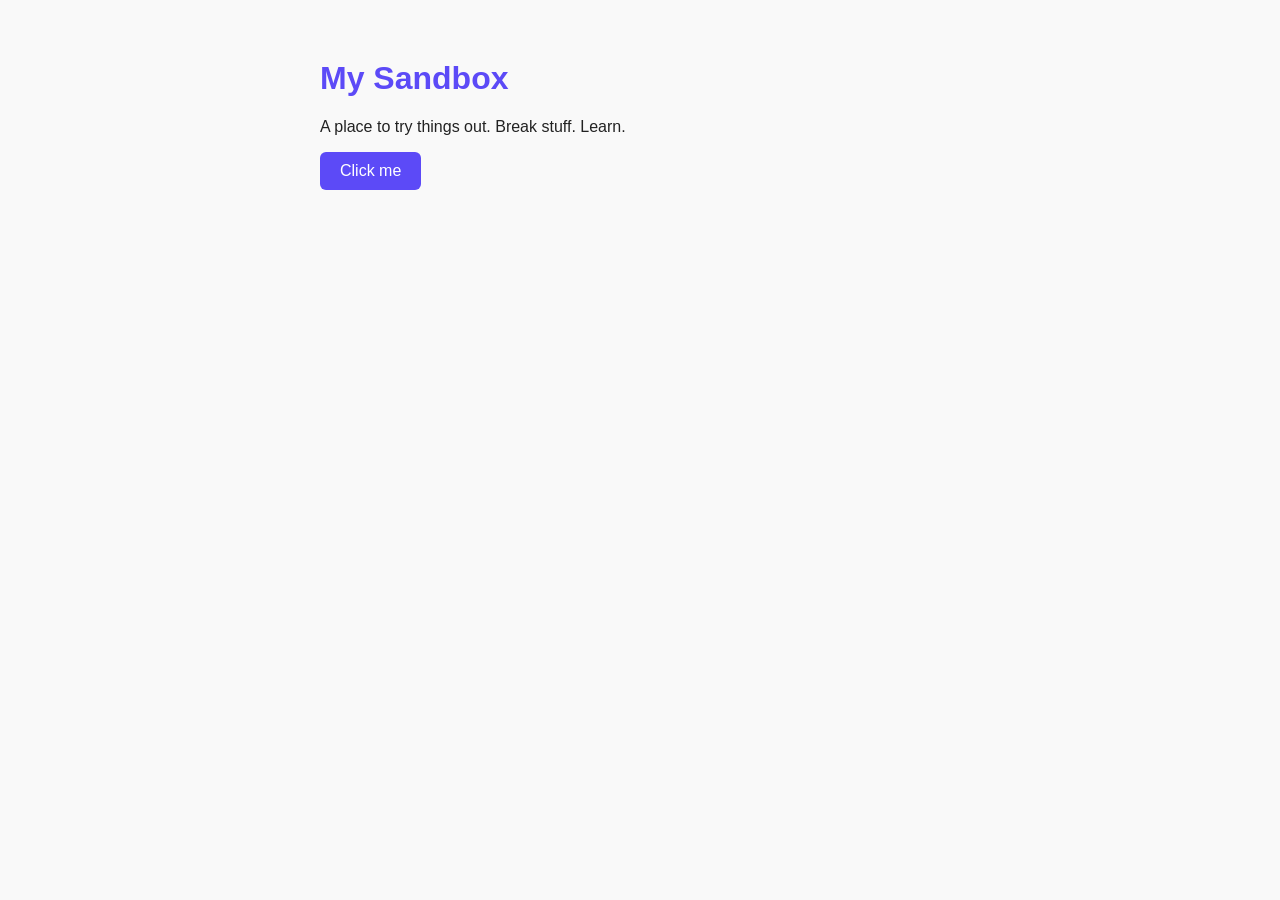
<file: index.html>
<!DOCTYPE html>
<html lang="en">
<head>
  <meta charset="UTF-8">
  <meta name="viewport" content="width=device-width, initial-scale=1.0">
  <title>My Sandbox</title>
  <style>
    /* ✏️ CSS lives here — change colors, fonts, spacing */
    body {
      font-family: sans-serif;
      max-width: 640px;
      margin: 60px auto;
      padding: 0 20px;
      background: #f9f9f9;
      color: #222;
    }
    h1 { color: #5c4af7; }
    button {
      background: #5c4af7;
      color: white;
      border: none;
      padding: 10px 20px;
      border-radius: 6px;
      cursor: pointer;
      font-size: 16px;
    }
    button:hover { background: #4437d4; }
    #output {
      margin-top: 16px;
      font-size: 18px;
      min-height: 28px;
    }
  </style>
</head>
<body>

  <!-- ✏️ HTML lives here — this is the structure of your page -->
  <h1>My Sandbox</h1>
  <p>A place to try things out. Break stuff. Learn.</p>

  <button onclick="sayHello()">Click me</button>
  <div id="output"></div>

  <script>
    // ✏️ JavaScript lives here — this is what makes things happen
    function sayHello() {
      document.getElementById('output').textContent = 'It works! 🎉';
    }
  </script>

</body>
</html>
</file>
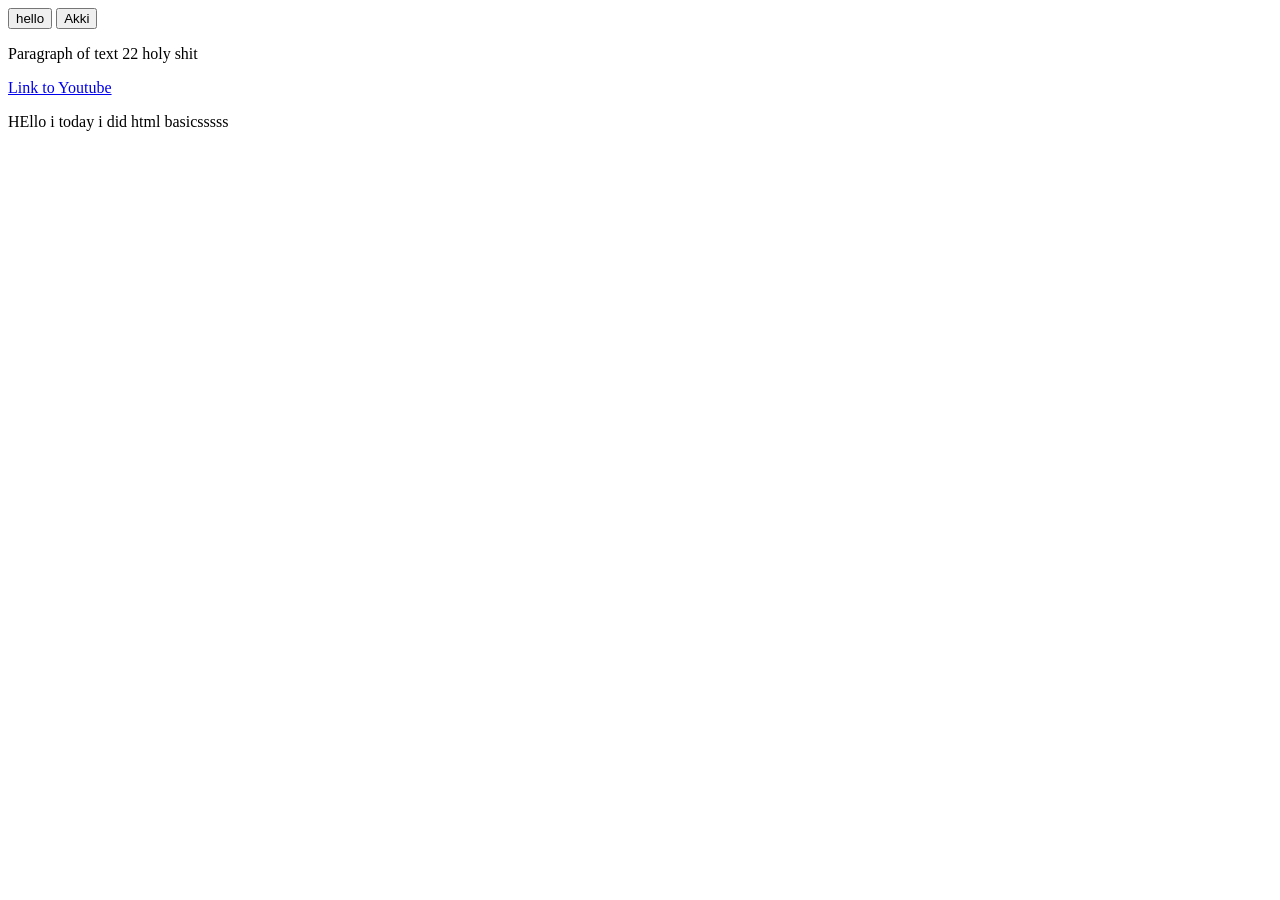
<file: website.html>
<!DOCTYPE html>
<html>
    <head>
        <title>First website</title>
    </head>
    <body>
        <button>hello</button>
        <button>Akki</button>
        <p>Paragraph of text 22 holy shit</p>
        <a href="https://www.youtube.com/" tar1get="_blank">Link to Youtube</a>
        <p>HEllo i today i did html basicsssss</p>
    </body>
</html>
</file>
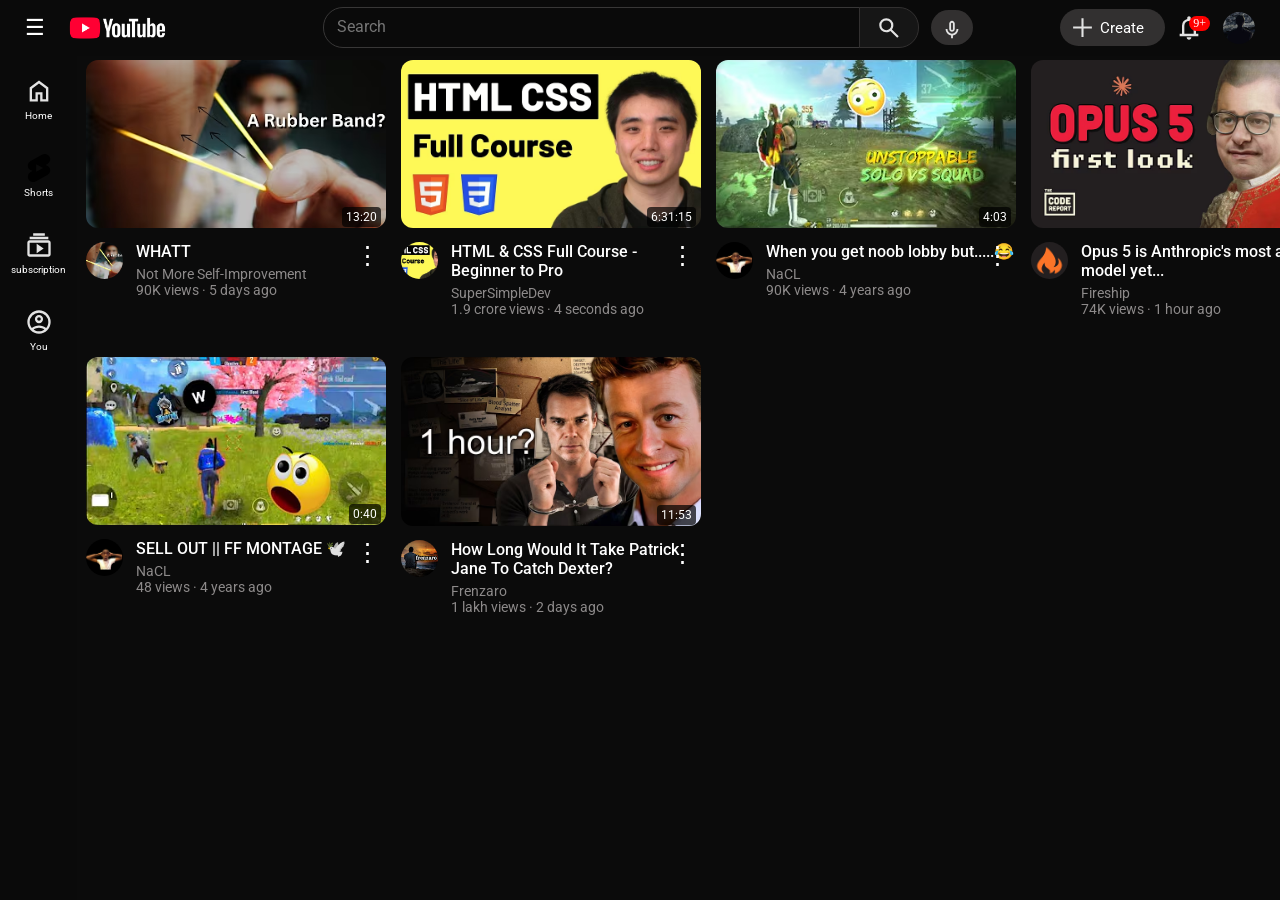
<file: youtube.html>
<!DOCTYPE html>
<html>

<head>
    <title>Youtube.com Clone</title>

    <link rel="preconnect" href="https://fonts.googleapis.com">
    <link rel="preconnect" href="https://fonts.gstatic.com" crossorigin>
    <link href="https://fonts.googleapis.com/css2?family=Roboto:ital,wght@0,100..900;1,100..900&display=swap"
        rel="stylesheet">

    <link rel="stylesheet" href="styles/general.css">
    <link rel="stylesheet" href="styles/video.css">
    <link rel="stylesheet" href="styles/header.css">
    <link rel="stylesheet" href="styles/sidebar.css">
    <style>
        .body {
            background-color: rgb(11, 11, 11);
        }

    </style>
</head>

<body class="body">
    <div class="header">
        <div class="left-section">
            <p class="hamburger-menu"> &#9776; </p>
            <img class="youtube-logo" src="icon/yt_logo_fullcolor_white_digital.png">
        </div>
        <div class="middle-section">
            <input class="search-bar" type="text" placeholder="Search">
            <button class="search-button">
                <img class="search-icon" src="icon/search.svg">
                <div class="tooltip">Search</div>
            </button>
            <button class="voice-search-button">
                <img class="voice-search-icon" src="icon/mic.svg">
                <div class="tooltip">Search with your voice</div>
            </button>
            
            
        </div>
        <div class="right-section">
            <div class="create"><img class="add-icon" src="icon/add.svg"><p class="create-word">Create</p></div>
            <div class="notification-icon-container">
                <img class="notification-icon" src="icon/notification.svg">
                <div class="notifications-count">9+</div>
                <div class="tooltip">Notification</div>
            </div>
            <img class="current-user-picture" src="icon/channel_profile.jpg">
        </div>
    </div>
    
    <div class="sidebar">
        <div class="sidebar-link">
            <img src="icon/home.svg">
            <div>Home</div>
        </div>
        <div class="sidebar-link">
            <img class="shorts" src="icon/youtube-shorts-mono.svg">
            <div >Shorts</div>
        </div>
        <div class="sidebar-link">
            <img src="icon/subscription.svg">
            <div>subscription</div>
        </div>
        <div class="sidebar-link">
            <img src="icon/you.svg">
            <div>You</div>
        </div>
    </div>

    <div class="video-grid">
        <div class="video-preview">
            <div class="thumbnail-row">
                <img class="thumbnail" src="thumbnails/hq720.avif">
                <div class="video-time">13:20</div>
            </div>
            <div class="video-info-grid">
                <div class="channel-picture">
                    <img class="profile-picture" src="thumbnails/hq720.avif">
                    <div class="floating">
                        <div>
                            <img class="profile-picture2" src="thumbnails/hq720.avif">
                        </div>
                        <div>
                            <p class="channel-name">NaCL</p>
                            <p class="subs">15M subscribers</p>
                        </div>
                    </div>
                </div>
                <div class="video-info">
                    <p class="video-title">WHATT</p>
                    <p class="dot">&#8942;</p>
                    <p class="video-author">Not More Self-Improvement</p>
                    <p class="video-stats">90K views &#183 5 days ago</p>
                </div>
            </div>


        </div>

        <div class="video-preview">
            <div class="thumbnail-row">
                <img class="thumbnail" src="thumbnails/htmlcss.avif">
                <div class="video-time">6:31:15</div>
            </div>
            <div class="video-info-grid">
                <div class="channel-picture">
                    <img class="profile-picture" src="thumbnails/htmlcss.avif">
                </div>
                <div class="video-info">
                    <p class="dot">&#8942;</p>
                    <p class="video-title">HTML & CSS Full Course - Beginner to Pro</p>
                    <p class="video-author">SuperSimpleDev</p>
                    <p class="video-stats">1.9 crore views &#183 4 seconds ago</p>
                </div>
            </div>
        </div>

            <div class="video-preview">
                <div class="thumbnail-row">
                    <img class="thumbnail" src="thumbnails/hqdefault.avif">
                    <div class="video-time">4:03</div>
                </div>
                <div class="video-info-grid">
                    <div class="channel-picture">
                        <img class="profile-picture" src="channel-icon/channels4_profile.jpg">
                    </div>
                    <div class="video-info">
                        <p class="dot">&#8942;</p>
                        <p class="video-title">When you get noob lobby but.....😂</p>
                        <p class="video-author">NaCL</p>
                        <p class="video-stats">90K views &#183 4 years ago</p>
                    </div>
                </div>
            </div>

            <div class="video-preview">
                <div class="thumbnail-row">
                    <img class="thumbnail" src="thumbnails/fireship.avif">
                    <div class="video-time">10:59</div>
                </div>
                <div class="video-info-grid">
                    <div class="channel-picture">
                        <img class="profile-picture" src="channel-icon/fireship_profile.jpg">
                    </div>
                    <div class="video-info">
                        <p class="dot">&#8942;</p>
                        <p class="video-title">Opus 5 is Anthropic's most anxious model yet...</p>
                        <p class="video-author">Fireship</p>
                        <p class="video-stats">74K views &#183 1 hour ago</p>
                    </div>
                </div>
            </div>

                <div class="video-preview">
                    <div class="thumbnail-row">
                        
                        <img class="thumbnail" src="thumbnails/akki_2.avif">
                        <div class="video-time">0:40</div>
                    </div>
                    <div class="video-info-grid">
                        <p class="dot">&#8942;</p>
                        <div class="channel-picture">
                            <img class="profile-picture" src="channel-icon/channels4_profile.jpg">
                        </div>
                        <div class="video-info">
                            <p class="video-title">SELL OUT || FF MONTAGE 🕊️</p>
                            <p class="video-author">NaCL</p>
                            <p class="video-stats">48 views &#183 4 years ago</p>
                        </div>
                    </div>
                </div>

                <div class="video-preview">
                    <div class="thumbnail-row">
                        <img class="thumbnail" src="thumbnails/jane.avif">
                        <div class="video-time">11:53</div>
                    </div>
                    <div class="video-info-grid">
                        <p class="dot">&#8942;</p>
                        <div class="channel-picture">
                            <img class="profile-picture" src="channel-icon/jane_profile.jpg">
                        </div>
                        <div class="video-info">
                            <p class="video-title">How Long Would It Take Patrick Jane To Catch Dexter?</p>
                            <p class="video-author">Frenzaro</p>
                            <p class="video-stats">1 lakh views &#183 2 days ago</p>
                        </div>
                    </div>

                </div>
    </div>
</body>

</html>
</file>
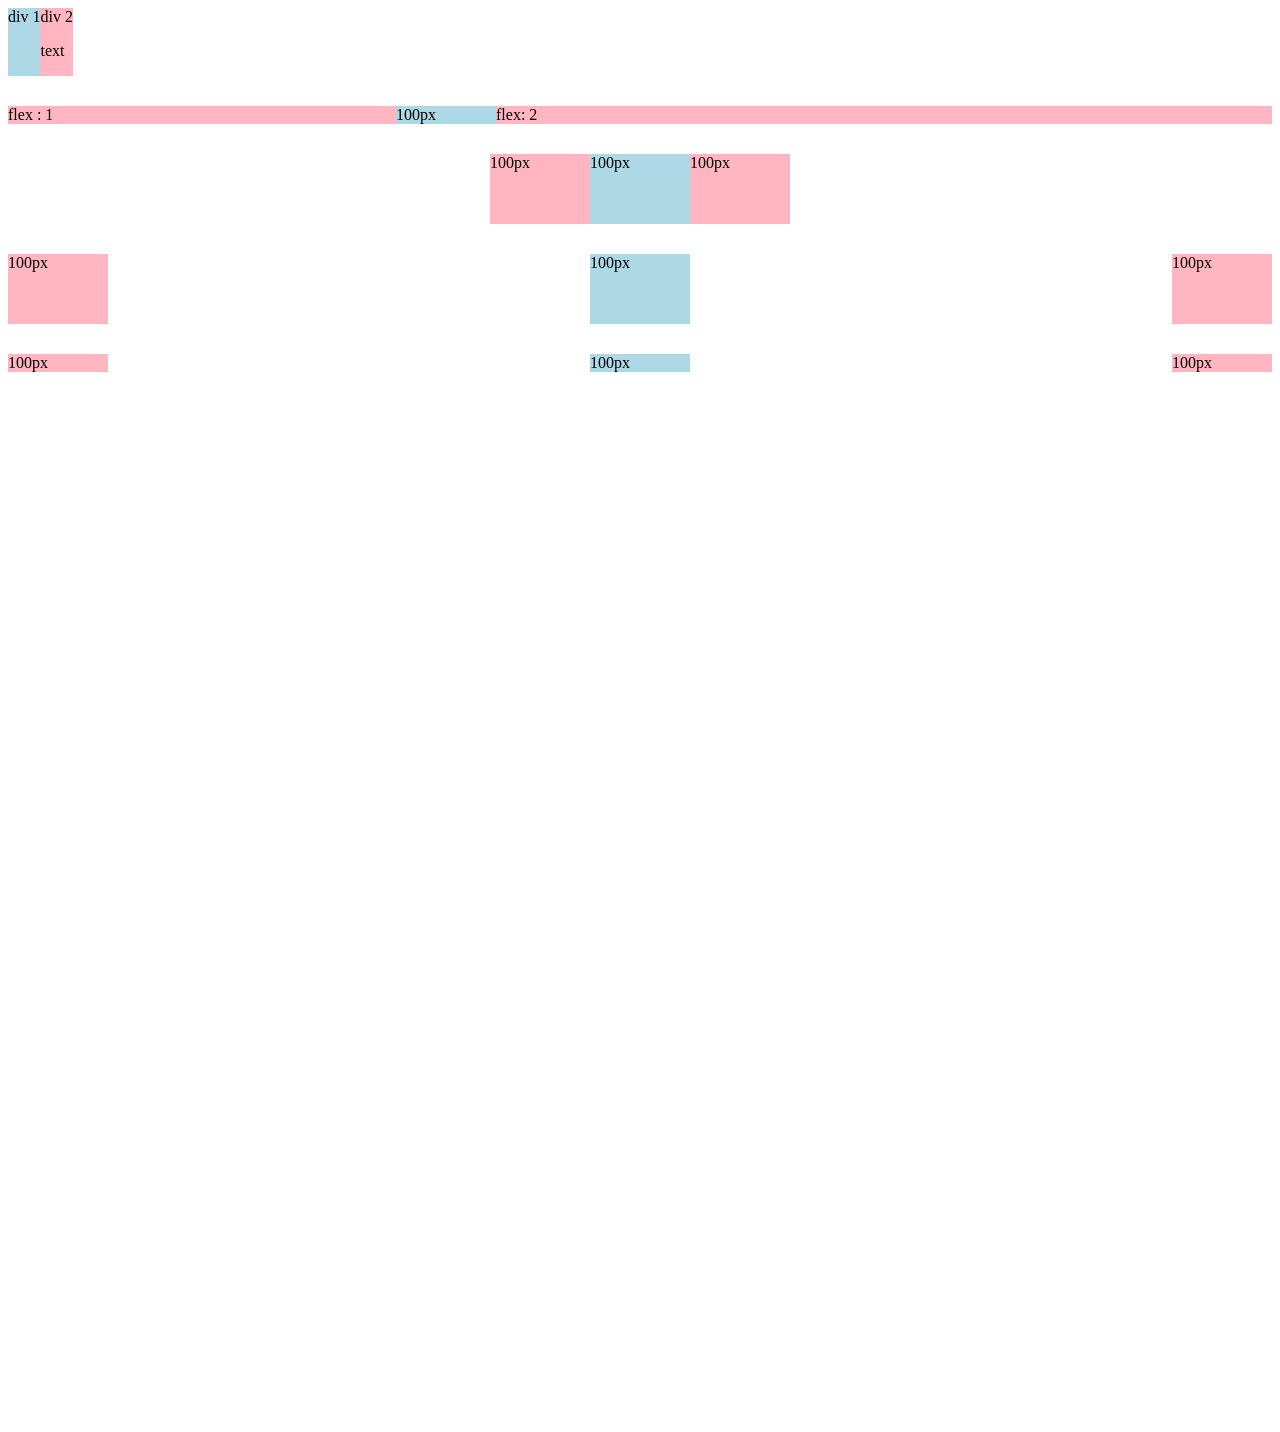
<file: intro-to-html/flexbox.html>
<!DOCTYPE html>
<html>
    <head>
        <title>Flexbox Practice</title>
    </head>
    <body style="padding-bottom: 1000px;">
        <div style="
            display:flex;
            flex-direction:row;">
            <div style="background-color: lightblue;">div 1</div>
            <div style="background-color: lightpink;">div 2  <p>text</p></div>
        </div>

        <div style="
            margin-top:30px;
            display:flex;
            flex-direction:row;">

            <div style="background-color: lightpink;
                        flex:1;">flex : 1</div>

            <div style="background-color: lightblue;
                        width:100px;">100px</div>


            <div style="background-color: lightpink;
                        flex:2;">flex: 2 </div>
        </div>

        <div style="
            margin-top:30px;
            height:70px;
            border-width:5px;
            border-color:gray;

            display:flex;
            flex-direction:row;
            justify-content:center;">

            <div style="background-color: lightpink;
                        width:100px;">100px</div>

            <div style="background-color: lightblue;
                        width:100px;">100px</div>


            <div style="background-color: lightpink;
                        width:100px;">100px</div>
        </div>

        <div style="
            margin-top:30px;
            height:70px;
            border-width:10px;
            border-color:black;

            display:flex;
            flex-direction:row;
            justify-content:space-between;">

            <div style="background-color: lightpink;
                        width:100px;">100px</div>

            <div style="background-color: lightblue;
                        width:100px;">100px</div>


            <div style="background-color: lightpink;
                        width:100px;">100px</div>
        </div>

        <div style="
            margin-top:30px;
            height:70px;
            border-width:10px;
            border-color:black;

            display:flex;
            flex-direction:row;
            justify-content:space-between;
            align-items:start">

            <div style="background-color: lightpink;
                        width:100px;">100px</div>

            <div style="background-color: lightblue;
                        width:100px;">100px</div>


            <div style="background-color: lightpink;
                        width:100px;">100px</div>
        </div>
    </body>
</html>
</file>
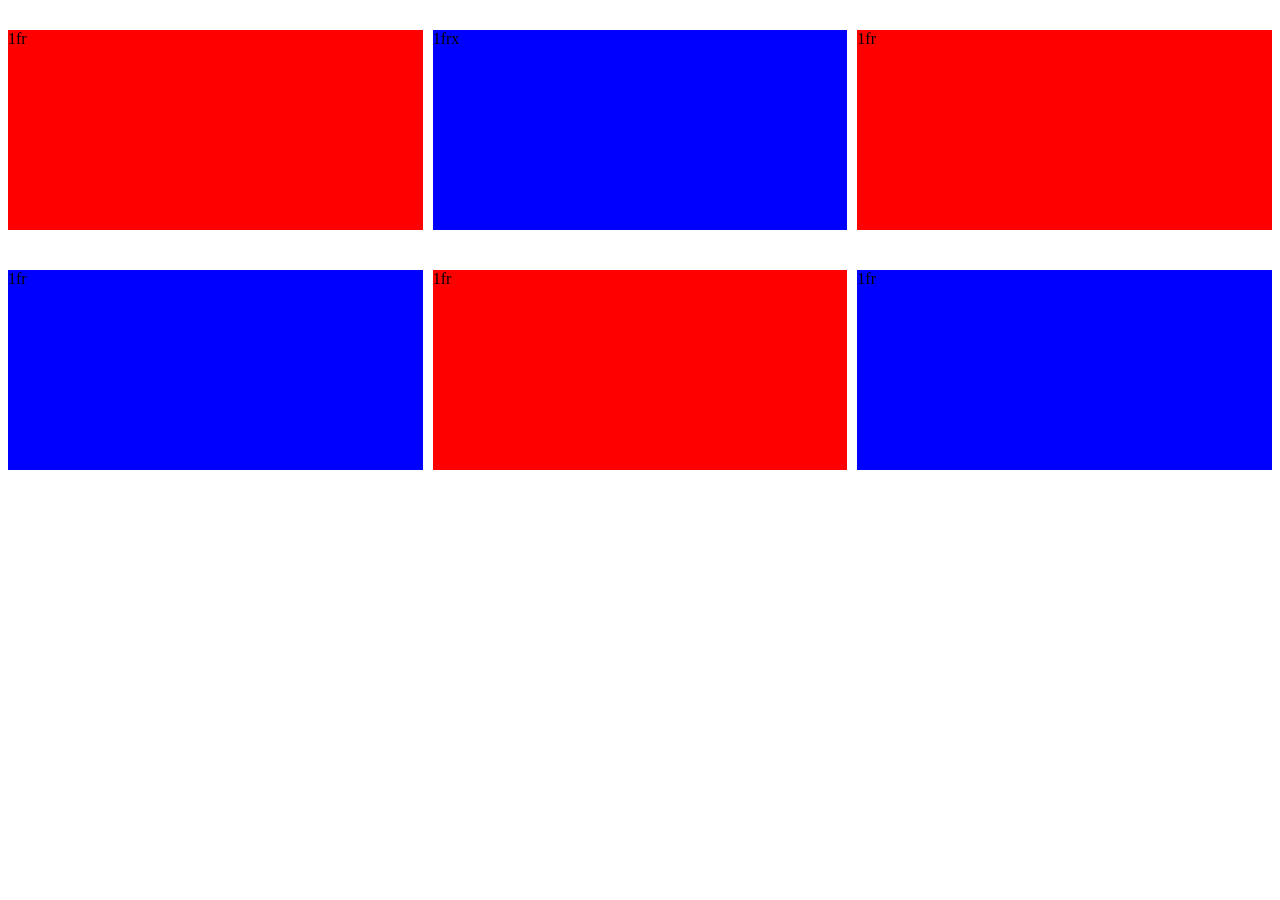
<file: intro-to-html/grid.html>
<!DOCTYPE html>
<html>
    <head></head>
    <body style="padding-bottom : 100px;">
        <div style="
margin-top:30px;
    display:grid;
    grid-template-columns: 1fr 1fr 1fr;
    column-gap:10px;
    row-gap:40px;">
    <div style="background-color: red; height:200px;">1fr</div>
    <div style="background-color: blue;height:200px;">1frx</div>
    <div style="background-color: red;height:200px;">1fr</div>
    <div style="background-color: blue;height:200px;">1fr</div>
    <div style="background-color: red;height:200px;">1fr</div>
    <div style="background-color: blue;height:200px;">1fr</div>
</div>
    </body>
</html>
</file>
<file: styles/general.css>
p {
            font-family: Roboto, Arial;
            margin-top: 0px;
            margin-bottom: 0px;
        }
body{
    margin:0;
    padding-top:60px;
    padding-left:86px;
    padding-right:24px;
}
</file>
<file: styles/video.css>
.thumbnail {
            width: 100%;
            border-radius: 12px;
            margin-bottom:10px;
        }


        .video-title {
            color: white;
            width: 250px;
            margin-top: 0px;
            margin-bottom: 5px;
            margin-right: 0px;
            margin-left: px;
            font-weight: 500;

        }
        .thumbnail-row{
            position:relative;
        }
        .video-preview{
            width:100%;
            max-width: 1200px;;
        }

        .video-author,
        .video-stats {
            color: rgb(141, 138, 138);
            font-size: 13.5px;
            margin-top: 0px;
            margin-bottom: 0px;
            margin-left: 0px;
        }

        

        .channel-picture {
            width: 40px;
            vertical-align: top;
            position: relative;
        }

        .video-info-grid {
            display: grid;
            grid-template-columns: 50px 1fr;
            position: relative;
        }

        .profile-picture {
            width: 37px;
            height: 37px;
            object-fit: cover;
            border-radius: 100px;
            position:relative;
        }
        .profile-picture2{
            width: 37px;
            height: 37px;
            object-fit: cover;
            border-radius: 100px;
            position:relative;
            padding-right:5px;  
        }
        .channel-name{
            font-size:17px;
            color:white;
        }
        .subs{
            display:flex;
            font-size:12px;
            flex:1;
            white-space:nowrap;
            padding-top:5px;
            color:rgb(153, 150, 150);
        }
        .floating{
            z-index:102;
            background-color: rgb(59, 58, 58);
            padding-left:10px;
            padding-right:10px;
            padding-top:10px;
            padding-bottom:10px;
            display:flex;
            position:absolute;
            bottom:-69px;
            left:40px;
            border-radius:8px;
            opacity:0;
            pointer-events: none;
        }
        .channel-picture:hover .floating{
            opacity:1;
            transition:0.23s;
        }
        .video-grid {
            display: grid;
            grid-template-columns: 1fr 1fr 1fr;
            column-gap:15px;
            row-gap:40px;
        }

        @media (max-width: 760px) {
            .video-grid{
                grid-template-columns: 1fr 1fr;
            }
        }
        @media (min-width:751px) and (max-width:999px){
            .video-grid{
                grid-template-columns: 1fr 1fr 1fr;
            }
        }
        @media (min-width:1000px){
            .video-grid{
                grid-template-columns: 1fr 1fr 1fr 1fr;
            }
        }
        

        .video-time{
            background-color: rgba(0, 0, 0, 0.7);;
            color:white;
            position:absolute;
            bottom:15px;
            right:5px;
            border-radius:4px;
            font-size:12px;
            font-family:Roboto;
            padding-left:4px;
            padding-right:4px;
            padding-top:3px;
            padding-bottom:3px;
        }
        .dot{
            font: weight 500px;;
            color:white;
            font-size:25px;
            position:absolute;
            right:6px;
            top:-1px;
        }
</file>
<file: styles/header.css>
.header{
    height:55px;

    display:flex; 
    flex-direction:row;
    justify-content: space-between;

    position:fixed;
    top:0;
    left:0;
    right:0;
    background-color:rgb(10, 10, 10) ;
    border-bottom-width:1px;
    border-bottom-style:solid;
    border-bottom-color:rgb(10, 10, 10);
    z-index:100;
}
.left-section{
    margin-right:75px;
    max-width:200px;
    display:flex;
    align-items:center;
}
.hamburger-menu{
    margin-left:25px;
    margin-right:10px;
    font-size:22px;
    color:white;
}
.youtube-logo{
    height:42px;
}
.middle-section{
    background-color: rgb(10, 10, 10);
    flex:1;
    margin-right:18px;
    display:flex;
    align-items:center;
    max-width:650px;
}
.right-section{
    background-color: rgb(10, 10, 10);
    width:220px;
    display:flex;
    align-items:center;
    flex-shrink:0;
}
.search-bar::placeholder{
    font-family:Roboto,Arial;
    font-size:16px;
}
.search-bar{
    flex:1;
    height:37px;
    padding-left:13px;
    border-width:0.2px;
    border-style:solid;
    border-color:rgb(56, 55, 55);
    border-radius:20px;
    background-color:rgb(10, 10, 10);
    border-top-right-radius: 0px;
    border-bottom-right-radius: 0px;
    width:0;
}
.search-bar:active{
    border-color:blue;
}
.search-button{
    background-color: rgb(22, 22, 22);;
    height:41px;
    width:60px;
    border-radius:20px;
    border-top-left-radius: 0px;
    border-bottom-left-radius: 0px;
    border:none;
    border-color: rgb(50, 48, 48);
    border-width:0.5px;
    border-style:solid;
    margin-left:-1px;
    margin-right:12px;

}
.search-button,
.voice-search-button,
.notification-icon-container{
    display:flex;
    justify-content:center;
    align-items:center;
    position:relative;
}
.search-button .tooltip,
.voice-search-button .tooltip,
.notification-icon-container .tooltip{
    font-family:Roboto;
    color:white;
    position:absolute;
    background-color:rgb(69, 67, 67);
    padding-top:5px;
    padding-bottom:5px;
    padding-left:8px;
    padding-right:8px;
    border-radius:4px;
    font-size:12px;
    bottom:-39px;
    opacity:0;
    pointer-events:none;
    white-space:nowrap;
}
.search-button:hover .tooltip,
.voice-search-button:hover .tooltip,
.notification-icon-container:hover .tooltip{
    opacity:1;
    transition:0.22s;
}
.search-icon{
    height: 26px;
    
}
.voice-search-button{
    background-color:rgb(50, 48, 48);
    border-radius:40px; 
    border:none;
}
.voice-search-icon{
    height:28px;
    width:22px;
    padding-top:5px;
    padding-bottom:0px;
    padding-left:4px;
    padding-right:4px;
}

.notification-icon{
    color:white;
    height:28px;
    margin-right:20px;
}
.notification-icon-container{
    position:relative;
}
.notifications-count{
    position:absolute;
    top:2px;
    right:13px;
    background-color: red;
    color:white;
    border-radius:20px;
    padding-left:4px;
    padding-right:4px;
    font-size:12px;

}
.current-user-picture{
    width:32px;
    border-radius:20px;
}
.add-icon{
    color:white;
    height:25px;
    margin-right:5px;
    margin-left:10px;
}
.create-word{
    color:white;
    font-size:15px;
}
.create{
    width:105px;
    height:37px;
    display:flex;
    align-items:center;
    background-color:rgb(50, 48, 48) ;
    border-radius:20px;
    margin-right:10px;
}
</file>
<file: styles/sidebar.css>
.sidebar{
    position:fixed;
    left:0;
    bottom:0;
    top:55px;
    background-color: rgb(10, 10, 10);
    width:77px;
    z-index:200;
    padding-top:5px;
    
}
.sidebar-link{
    background-color: rgb(10, 10, 10);
    height:77px;
    display:flex;
    justify-content:center;
    align-items:center;
    flex-direction: column;
    cursor:pointer;

}
.sidebar-link:hover{
    background-color: rgb(47, 46, 46);
    border-radius:12px;
}
.sidebar-link img{
    height:28px;
}
.sidebar-link div{
    font-family:Roboto,Arial;
    font-size:10px;
    color:white;
    margin-top:5px;
}
</file>
